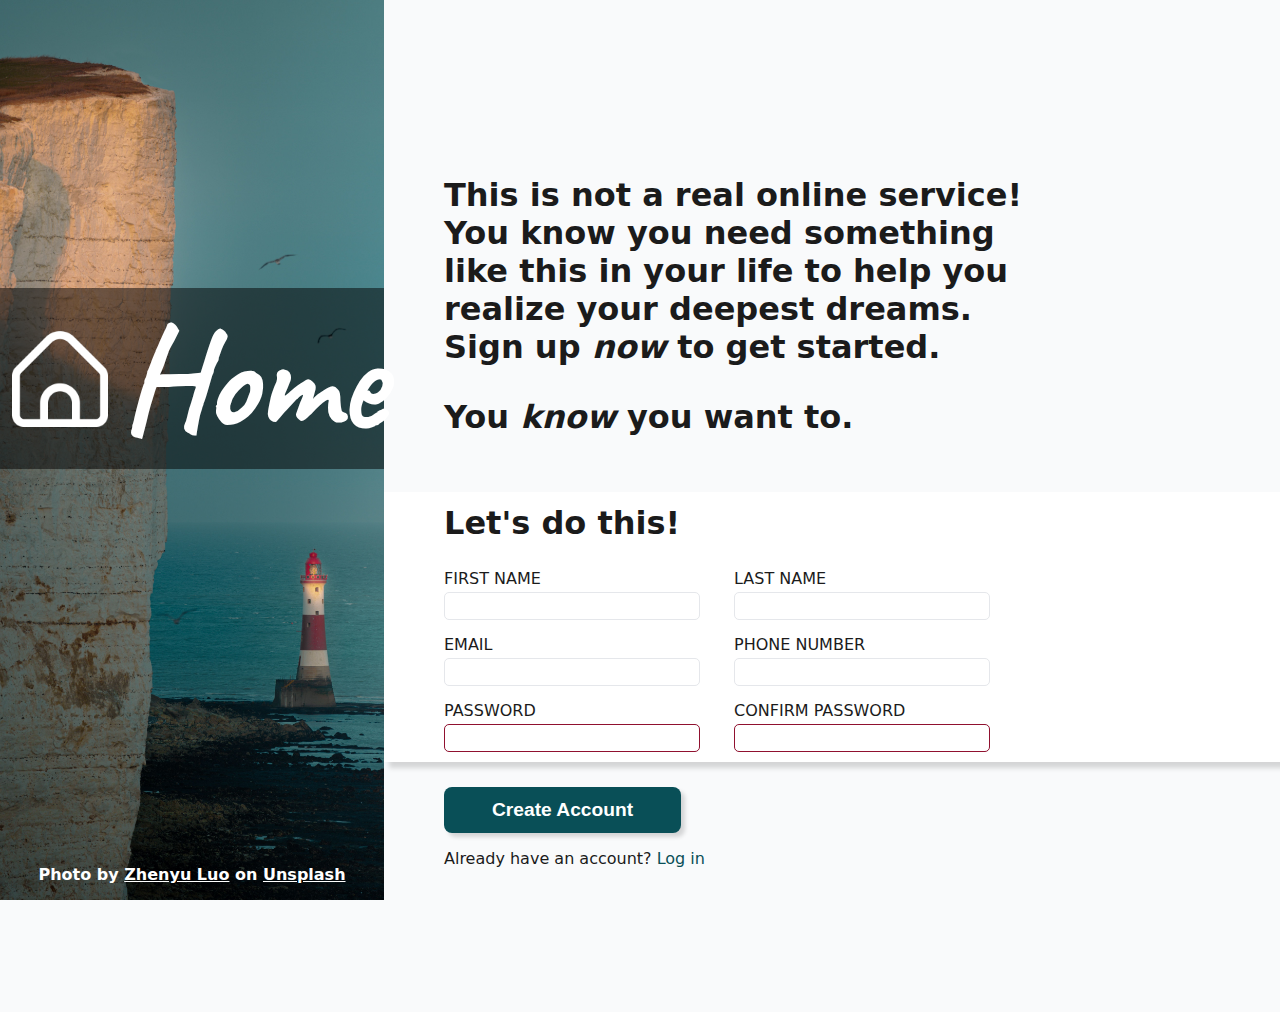
<file: index.html>
<!DOCTYPE html>
<html lang="en">
<head>
  <meta charset="UTF-8">
  <meta name="viewport" content="width=device-width, initial-scale=1.0">
  <title>Sign Up and Come Home Today</title>
  <link href="style.css" rel="stylesheet" />
</head>
<body>
  <div class="img-container">
    <div class="logo-container">
      <img src="home.png"></img>
      <div class="logo-text">Home</div>
    </div>
      <div class="credits">
        <p>Photo by <a href="https://unsplash.com/@mrnuclear">Zhenyu Luo</a> on <a href="https://unsplash.com/">Unsplash</a></p>
      </div>
  </div>
  <div class="main-container">
    <div class="cta-container">
      <p>This is not a real online service! You know you need something like this in your life to help you realize your deepest dreams. Sign up <em>now</em> to get started.</p>
      <p>You <em>know</em> you want to.</p>
    </div>
    <div class="form-container">
      <form>
        <div class="form-title">Let's do this!</div>
        <ul>
          <li>
            <label for="first">FIRST NAME</label>
            <input type="text" id="first" name="first_name" />
          </li>
          <li>
            <label for="last">LAST NAME</label>
            <input type="text" id="last" name="last_name" />
          </li>
          <li>
            <label for="email">EMAIL</label>
            <input type="email" id="email" name="email" />
          </li>
          <li>
            <label for="phone">PHONE NUMBER</label>
            <input type="tel" id="phone" name="phone" />
          </li>
          <li>
            <label for="password">PASSWORD</label>
            <input type="password" id="password" name="password" required />
            <p class="error" id="match"></p>
          </li>
          <li>
            <label for="confirm">CONFIRM PASSWORD</label>
            <input type="password" id="confirm_password" name="confirm_password" required />
          </li>
        </ul>
      </form>
    </div>
    <div class="button-container">
      <button type="submit">Create Account</button>
      <p>Already have an account? <a href="log-in.html">Log in</a></p>
    </div>
  </div>
  <script src="javascript.js"></script>
</body>
</html>
</file>
<file: style.css>
@font-face {
  font-family: "Caveat";
  src: url("fonts/Caveat-VariableFont_wght.ttf") format("truetype");
}

body {
  margin: 0;
  height: 100vh;
  overflow: hidden;
  display: flex;
  font-family: system-ui, -apple-system, BlinkMacSystemFont, 'Segoe UI', Roboto, Oxygen, Ubuntu, Cantarell, 'Open Sans', 'Helvetica Neue', sans-serif;
  font-weight: 700;
  background-color: #f9fafb;
  color: #1b1b1b;
}

:root {
  font-size: 32px;
}

a:link {
  text-decoration: none;
}

a:focus,
a:hover {
  color: #936D2A;
}

a:visited {
  color: #90112f;
}

ul {
  margin: 0;
  padding: 0;
  list-style: none;
}

.img-container {
  background-image: url(lighthouse-crop.jpg);
  background-size: cover;
  background-color: #094f57;
  color:#ffffff;
  display: flex;
  flex-direction: column;
  justify-content: space-between;
  padding-top: 288px;
}

.logo-container {
  background-color: rgba(0, 0, 0, 0.5);
  display: flex;
  justify-content: center;
  align-items: center;
}

.logo-container > img {
  max-width: 25%;
  margin: 12px;
}

.logo-text {
  font-family: 'Caveat', -apple-system, BlinkMacSystemFont, 'Segoe UI', Roboto, Oxygen, Ubuntu, Cantarell, 'Open Sans', 'Helvetica Neue', sans-serif;
  color: #ffffff;
  font-size: 144px;
}

.credits {
  display: flex;
  align-items: center;
  justify-content: center;
  font-size: .5rem;
}

.img-container a:link {
  color: #ffffff;
  text-decoration: underline;
}

.main-container {
  display: flex;
  flex-direction: column;
  justify-content: space-evenly;
  align-items: stretch;
  max-width: 70%;
}

.main-container > div {
  padding-left: 60px;
}

.cta-container {
  margin-top: 144px;
}

.cta-container > p {
  margin-right: 256px;
}

.form-container {
  background-color: #ffffff;
  box-shadow: 5px 6px 5px rgba(0, 0, 0, 0.15);
  margin: 24px 0;
  min-height: 30%;
}

.form-title {
  padding: 12px 0;
}

li > label {
  font-size: .5rem;
  font-weight: 500;
}

.form-container form {
  margin-bottom: 36px;
  margin-right: 256px;
}

.form-container ul {
  display: grid;
  grid-template-columns: 1fr 1fr;
}

.form-container input {
  display: block;
  width: 256px;
  box-sizing: border-box;
  border-radius: 5px;
  font-size: .5rem;
  border: 1px solid #E5E7EB;
  padding: 4px;
}

input:focus {
  box-shadow: 4px 4px 4px rgba(0, 0, 0, 0.15);
  border: 1px solid #0073cf;
}

input:invalid {
  border: 1px solid #90112f;
}

.error {
  color: #90112f;
  font-size: .35rem;
  font-weight: 500;
  margin: 0;
}

button {
  background-color: #094f57;
  border-radius: 8px;
  padding: 12px 48px;
  color: #ffffff;
  font-size: .6rem;
  font-weight: 700;
  border: none;
  box-shadow: 4px 4px 4px rgba(0, 0, 0, 0.15);
}

button:focus,
button:hover {
  background-color: #0a2d31;
}

.button-container > p {
  font-size: .5rem;
  font-weight: 500;
  margin-bottom: 144px
}

.button-container a:link {
  color: #094f57;
}
</file>
